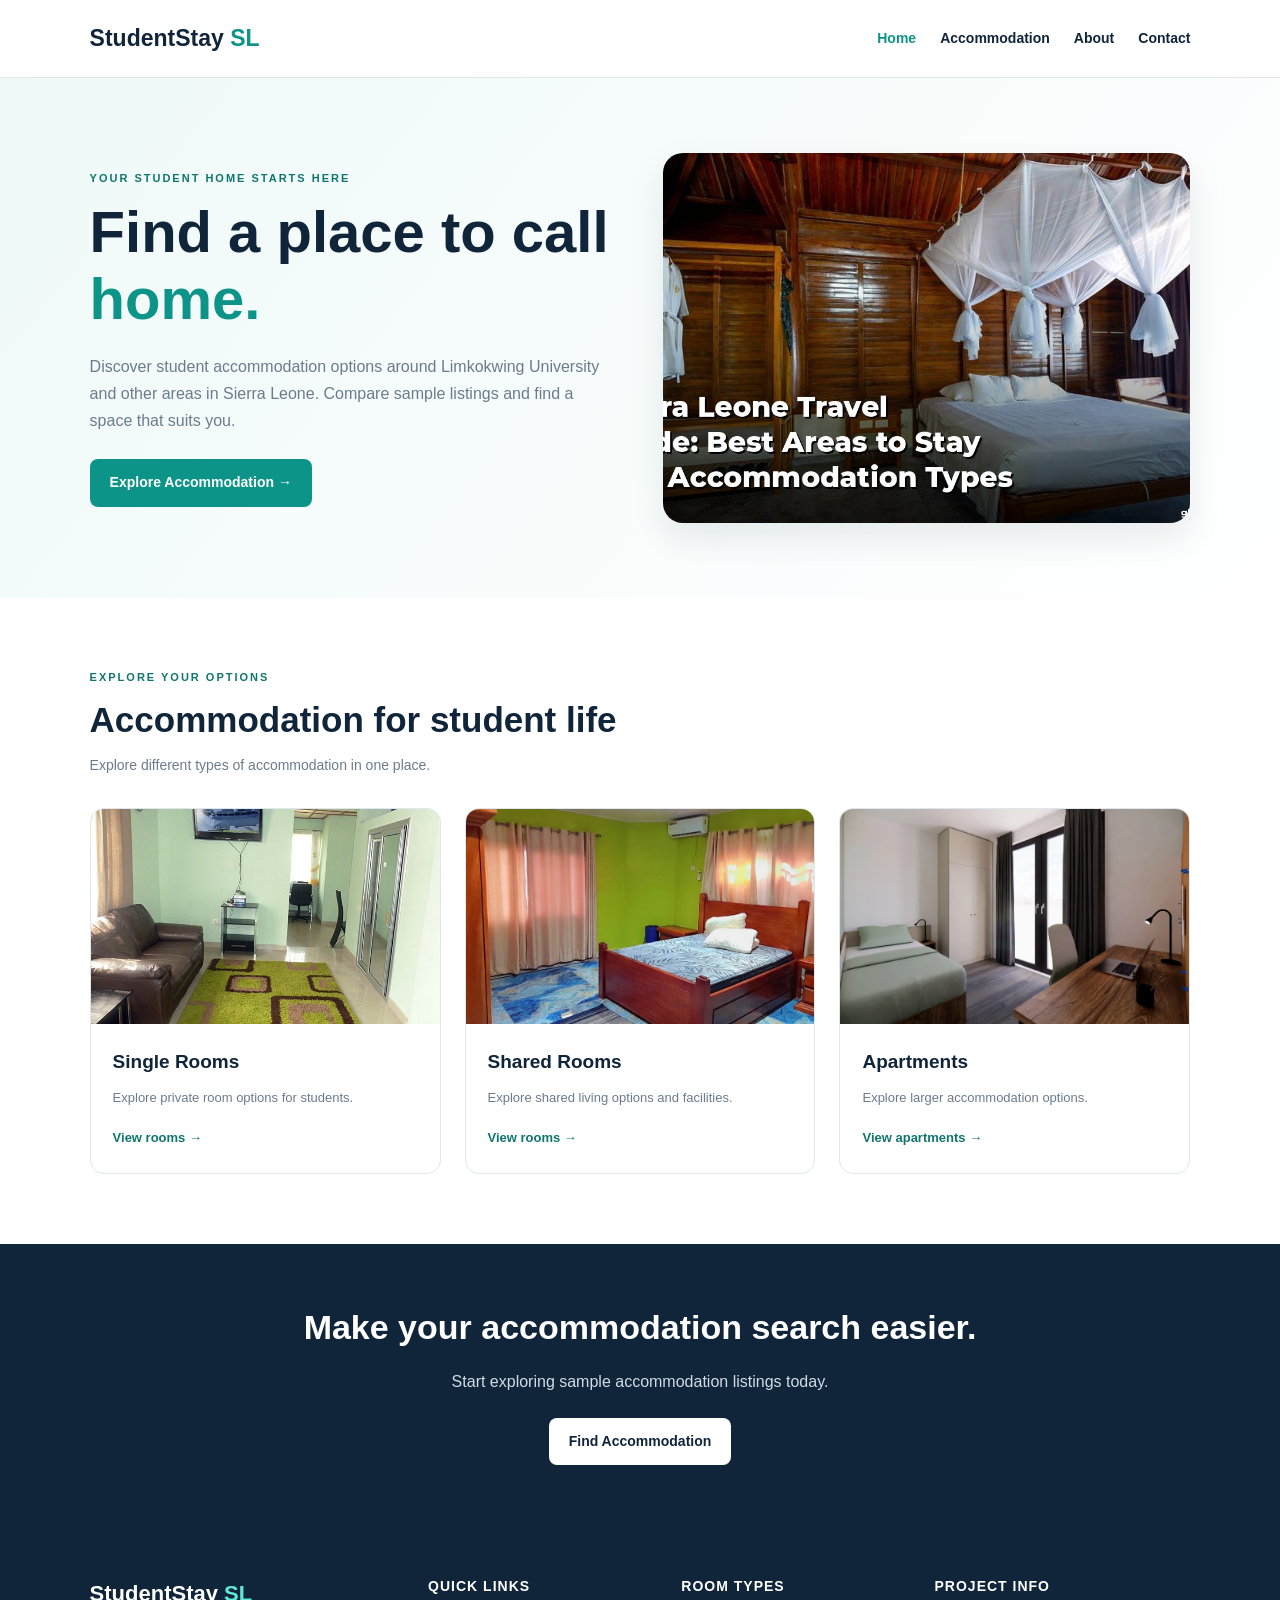
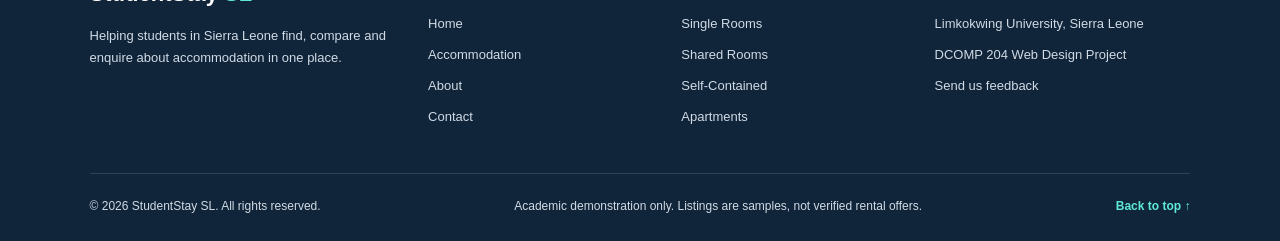
<file: index.html>
<!DOCTYPE html>
<html lang="en">
<head>
    <meta charset="UTF-8">
    <meta name="viewport" content="width=device-width, initial-scale=1.0">
    <meta name="description" content="Find student accommodation in Sierra Leone with StudentStay SL.">
    <title>Home | StudentStay SL</title>
    <link rel="stylesheet" href="style.css">
</head>
<body id="top">

<header class="navbar">
    <a class="logo" href="index.html">StudentStay <span>SL</span></a>

    <nav>
        <a class="active" href="index.html">Home</a>
        <a href="accommodation.html">Accommodation</a>
        <a href="about.html">About</a>
        <a href="contact.html">Contact</a>
    </nav>
</header>

<main>
    <section class="hero">
        <div class="hero-text">
            <p class="eyebrow">YOUR STUDENT HOME STARTS HERE</p>
            <h1>Find a place to call <span>home.</span></h1>
            <p>
                Discover student accommodation options around
                Limkokwing University and other areas in Sierra Leone.
                Compare sample listings and find a space that suits you.
            </p>
            <a class="button" href="accommodation.html">
                Explore Accommodation →
            </a>
        </div>

        <div class="hero-photo">
            <img src="./images/stay-and-accommodation-types.jpg"
     alt="Modern student bedroom">
        </div>
    </section>

    <section class="section">
        <div class="section-heading">
            <p class="eyebrow">EXPLORE YOUR OPTIONS</p>
            <h2>Accommodation for student life</h2>
            <p>Explore different types of accommodation in one place.</p>
        </div>

        <div class="cards">
            <article class="card">
                <img src="./images/png.jpg"
                     alt="Single student bedroom">
                <div class="card-body">
                    <h3>Single Rooms</h3>
                    <p>Explore private room options for students.</p>
                    <a class="text-link" href="accommodation.html">
                        View rooms →
                    </a>
                </div>
            </article>

            <article class="card">
                <img src="./images/7fdcc51d-d5bd-4f58-a862-7283afd0342f.jpg"
                     alt="Shared student accommodation">
                <div class="card-body">
                    <h3>Shared Rooms</h3>
                    <p>Explore shared living options and facilities.</p>
                    <a class="text-link" href="accommodation.html">
                        View rooms →
                    </a>
                </div>
            </article>

            <article class="card">
                <img src="./images/67f52e0be95a1-Room 1 (1).jpg"
                     alt="Modern apartment interior">
                <div class="card-body">
                    <h3>Apartments</h3>
                    <p>Explore larger accommodation options.</p>
                    <a class="text-link" href="accommodation.html">
                        View apartments →
                    </a>
                </div>
            </article>
        </div>
    </section>

    <section class="cta">
        <h2>Make your accommodation search easier.</h2>
        <p>Start exploring sample accommodation listings today.</p>
        <a class="button button-light" href="accommodation.html">
            Find Accommodation
        </a>
    </section>
</main>

<footer class="footer">
    <div class="footer-grid">
        <div class="footer-brand">
            <a class="footer-logo" href="index.html">StudentStay <span>SL</span></a>
            <p>Helping students in Sierra Leone find, compare and enquire about accommodation in one place.</p>
        </div>

        <div>
            <h3>Quick Links</h3>
            <ul>
                <li><a href="index.html">Home</a></li>
                <li><a href="accommodation.html">Accommodation</a></li>
                <li><a href="about.html">About</a></li>
                <li><a href="contact.html">Contact</a></li>
            </ul>
        </div>

        <div>
            <h3>Room Types</h3>
            <ul>
                <li><a href="accommodation.html">Single Rooms</a></li>
                <li><a href="accommodation.html">Shared Rooms</a></li>
                <li><a href="accommodation.html">Self-Contained</a></li>
                <li><a href="accommodation.html">Apartments</a></li>
            </ul>
        </div>

        <div>
            <h3>Project Info</h3>
            <ul>
                <li>Limkokwing University, Sierra Leone</li>
                <li>DCOMP 204 Web Design Project</li>
                <li><a href="contact.html">Send us feedback</a></li>
            </ul>
        </div>
    </div>

    <div class="footer-bottom">
        <p>&copy; 2026 StudentStay SL. All rights reserved.</p>
        <p>Academic demonstration only. Listings are samples, not verified rental offers.</p>
        <a class="back-to-top" href="#top">Back to top &uarr;</a>
    </div>
</footer>

</body>
</html>
</file>
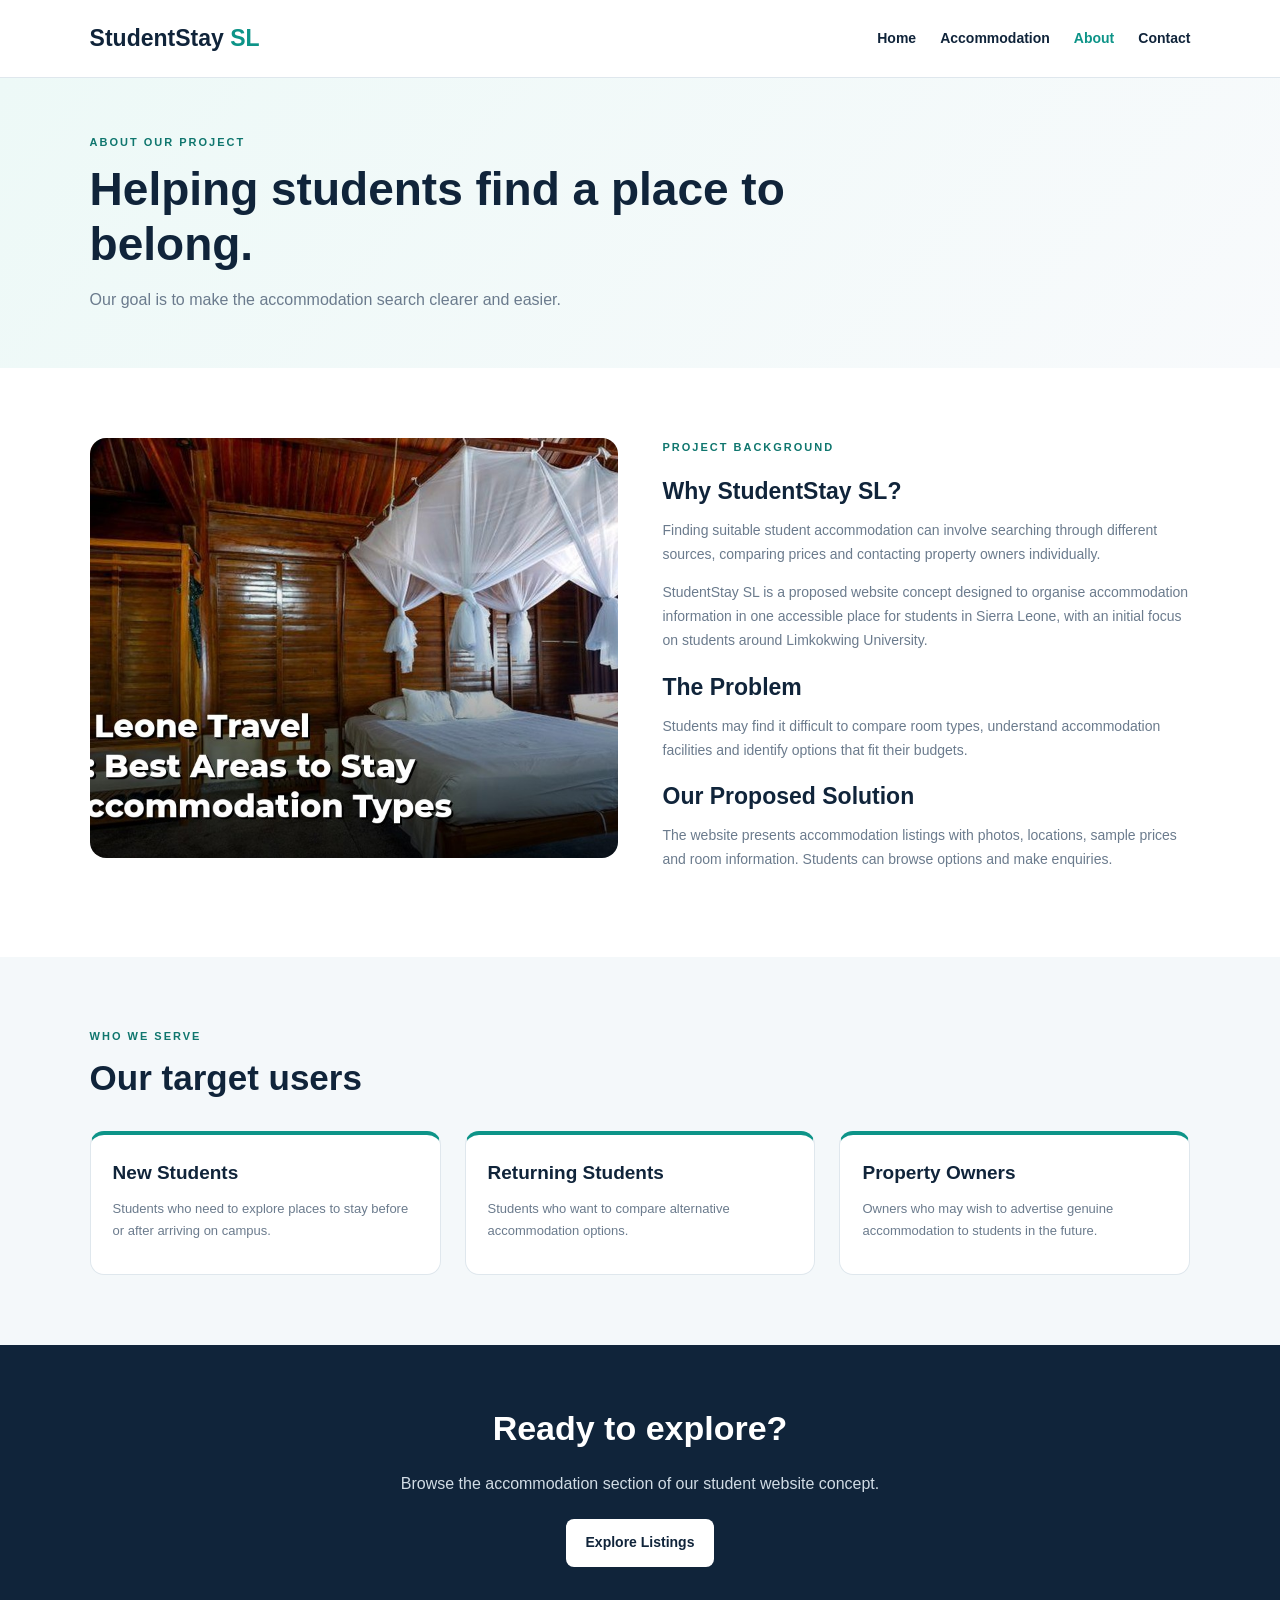
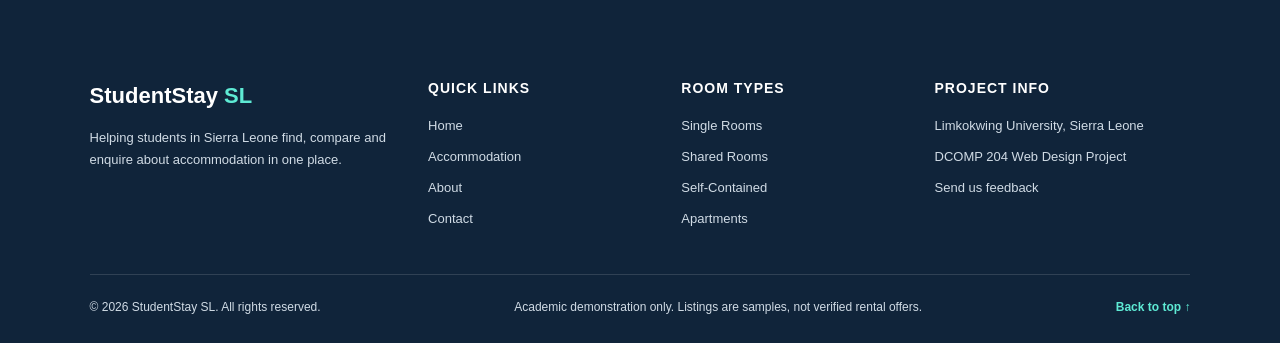
<file: about.html>
<!DOCTYPE html>
<html lang="en">
<head>
    <meta charset="UTF-8">
    <meta name="viewport" content="width=device-width, initial-scale=1.0">
    <title>About Us | StudentStay SL</title>
    <link rel="stylesheet" href="style.css">
</head>
<body id="top">

<header class="navbar">
    <a class="logo" href="index.html">StudentStay <span>SL</span></a>
    <nav>
        <a href="index.html">Home</a>
        <a href="accommodation.html">Accommodation</a>
        <a class="active" href="about.html">About</a>
        <a href="contact.html">Contact</a>
    </nav>
</header>

<main>
    <section class="page-banner">
        <p class="eyebrow">ABOUT OUR PROJECT</p>
        <h1>Helping students find a place to belong.</h1>
        <p>Our goal is to make the accommodation search clearer and easier.</p>
    </section>

    <section class="about-layout section">
        <div>
            <img class="about-photo" src="./images/stay-and-accommodation-types.jpg"
                 alt="Students studying together">
        </div>

        <div>
            <p class="eyebrow">PROJECT BACKGROUND</p>
            <h2>Why StudentStay SL?</h2>
            <p>
                Finding suitable student accommodation can involve
                searching through different sources, comparing prices
                and contacting property owners individually.
            </p>
            <p>
                StudentStay SL is a proposed website concept designed
                to organise accommodation information in one accessible
                place for students in Sierra Leone, with an initial focus
                on students around Limkokwing University.
            </p>

            <h2>The Problem</h2>
            <p>
                Students may find it difficult to compare room types,
                understand accommodation facilities and identify
                options that fit their budgets.
            </p>

            <h2>Our Proposed Solution</h2>
            <p>
                The website presents accommodation listings with photos,
                locations, sample prices and room information. Students
                can browse options and make enquiries.
            </p>
        </div>
    </section>

    <section class="section soft-background">
        <div class="section-heading">
            <p class="eyebrow">WHO WE SERVE</p>
            <h2>Our target users</h2>
        </div>

        <div class="cards">
            <article class="card simple-card">
                <div class="card-body">
                    <h3>New Students</h3>
                    <p>Students who need to explore places to stay before or after arriving on campus.</p>
                </div>
            </article>

            <article class="card simple-card">
                <div class="card-body">
                    <h3>Returning Students</h3>
                    <p>Students who want to compare alternative accommodation options.</p>
                </div>
            </article>

            <article class="card simple-card">
                <div class="card-body">
                    <h3>Property Owners</h3>
                    <p>Owners who may wish to advertise genuine accommodation to students in the future.</p>
                </div>
            </article>
        </div>
    </section>

    <section class="cta">
        <h2>Ready to explore?</h2>
        <p>Browse the accommodation section of our student website concept.</p>
        <a class="button button-light" href="accommodation.html">
            Explore Listings
        </a>
    </section>
</main>

<footer class="footer">
    <div class="footer-grid">
        <div class="footer-brand">
            <a class="footer-logo" href="index.html">StudentStay <span>SL</span></a>
            <p>Helping students in Sierra Leone find, compare and enquire about accommodation in one place.</p>
        </div>

        <div>
            <h3>Quick Links</h3>
            <ul>
                <li><a href="index.html">Home</a></li>
                <li><a href="accommodation.html">Accommodation</a></li>
                <li><a href="about.html">About</a></li>
                <li><a href="contact.html">Contact</a></li>
            </ul>
        </div>

        <div>
            <h3>Room Types</h3>
            <ul>
                <li><a href="accommodation.html">Single Rooms</a></li>
                <li><a href="accommodation.html">Shared Rooms</a></li>
                <li><a href="accommodation.html">Self-Contained</a></li>
                <li><a href="accommodation.html">Apartments</a></li>
            </ul>
        </div>

        <div>
            <h3>Project Info</h3>
            <ul>
                <li>Limkokwing University, Sierra Leone</li>
                <li>DCOMP 204 Web Design Project</li>
                <li><a href="contact.html">Send us feedback</a></li>
            </ul>
        </div>
    </div>

    <div class="footer-bottom">
        <p>&copy; 2026 StudentStay SL. All rights reserved.</p>
        <p>Academic demonstration only. Listings are samples, not verified rental offers.</p>
        <a class="back-to-top" href="#top">Back to top &uarr;</a>
    </div>
</footer>

</body>
</html>
</file>
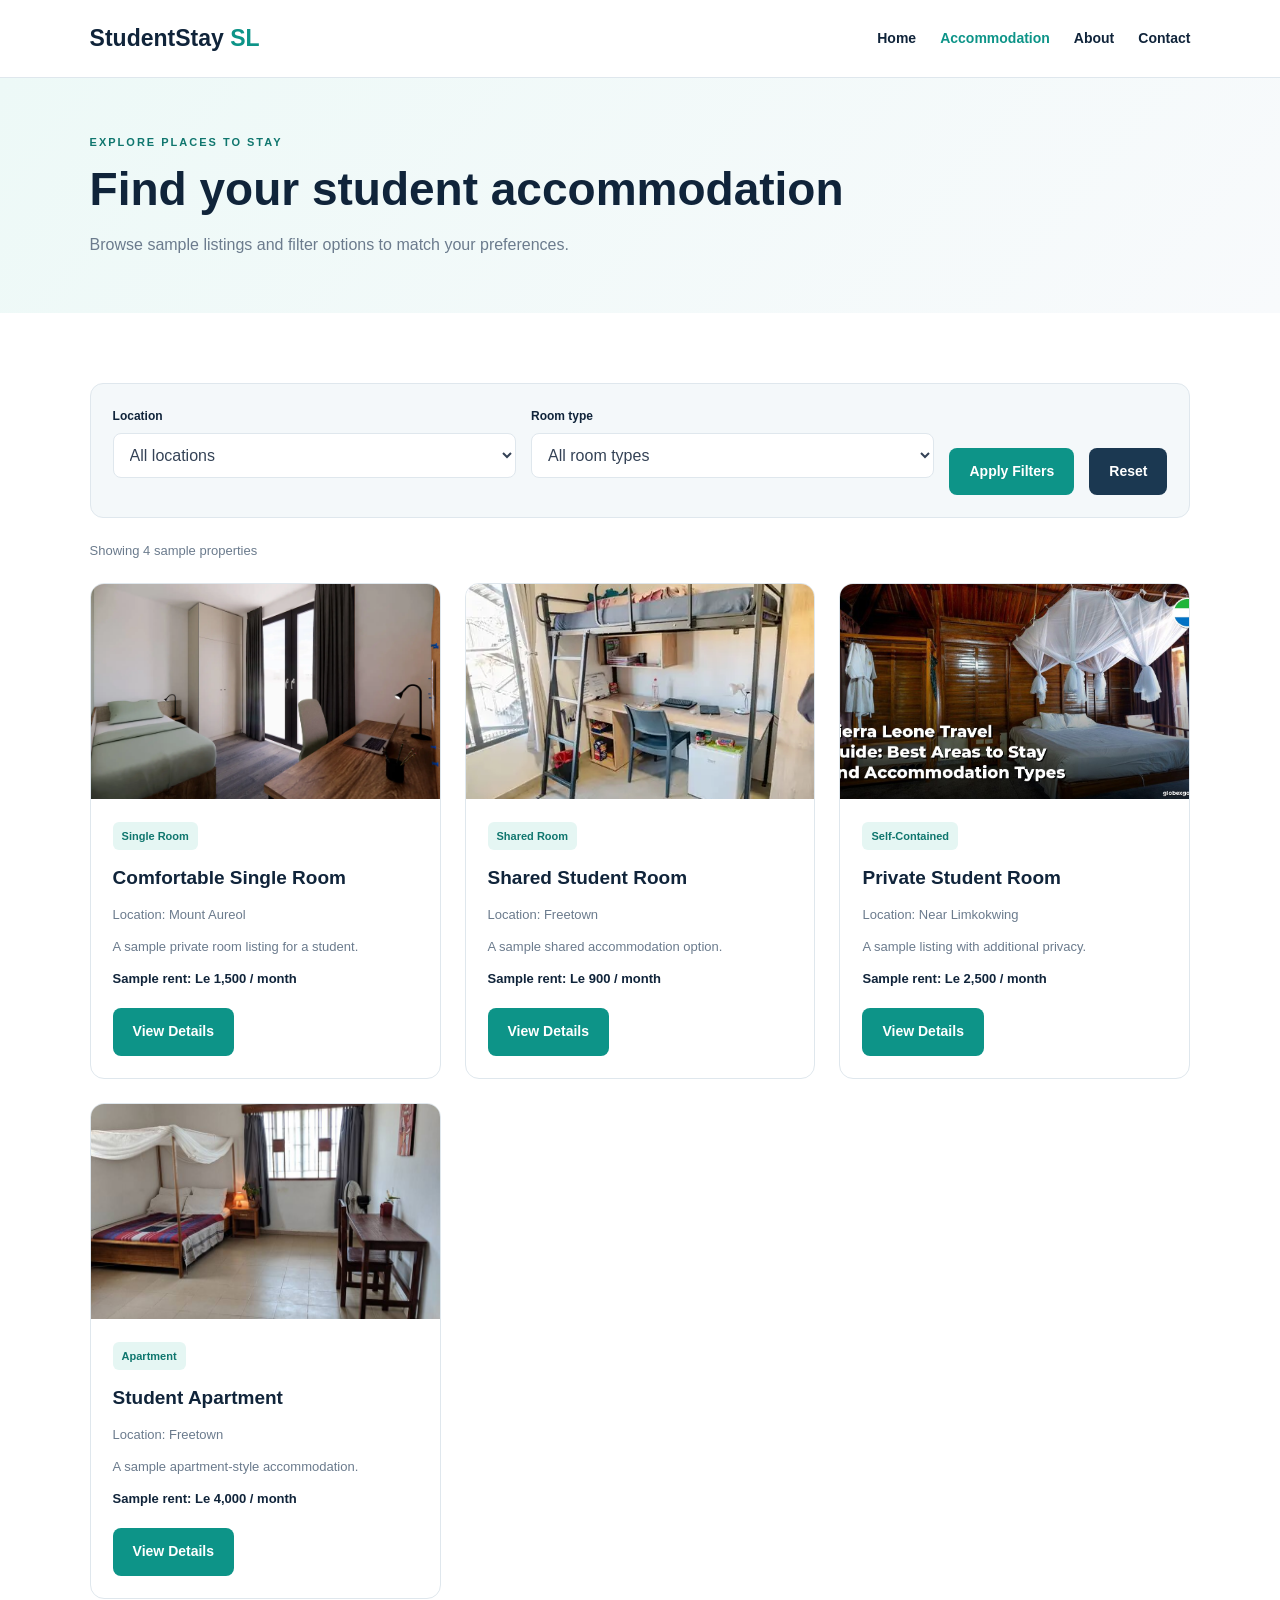
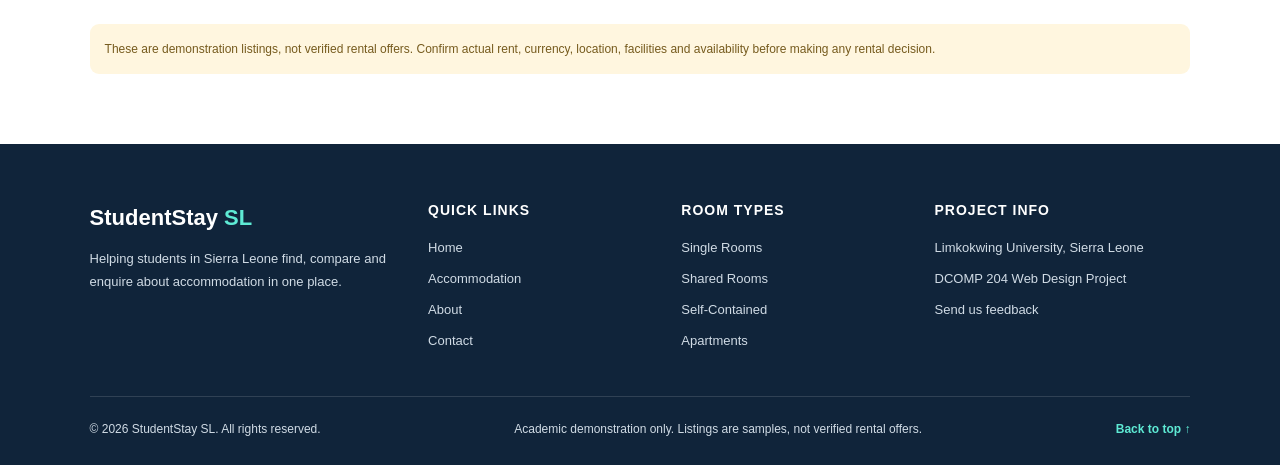
<file: accommodation.html>
<!DOCTYPE html>
<html lang="en">
<head>
    <meta charset="UTF-8">
    <meta name="viewport" content="width=device-width, initial-scale=1.0">
    <title>Accommodation | StudentStay SL</title>
    <link rel="stylesheet" href="style.css">
</head>
<body id="top">

<header class="navbar">
    <a class="logo" href="index.html">StudentStay <span>SL</span></a>
    <nav>
        <a href="index.html">Home</a>
        <a class="active" href="accommodation.html">Accommodation</a>
        <a href="about.html">About</a>
        <a href="contact.html">Contact</a>
    </nav>
</header>

<main>
    <section class="page-banner">
        <p class="eyebrow">EXPLORE PLACES TO STAY</p>
        <h1>Find your student accommodation</h1>
        <p>Browse sample listings and filter options to match your preferences.</p>
    </section>

    <section class="section">
        <form class="filter-bar" id="filterForm">
            <div class="field">
                <label for="locationFilter">Location</label>
                <select id="locationFilter">
                    <option value="">All locations</option>
                    <option value="limkokwing">Near Limkokwing</option>
                    <option value="mount aureol">Mount Aureol</option>
                    <option value="freetown">Freetown</option>
                </select>
            </div>

            <div class="field">
                <label for="typeFilter">Room type</label>
                <select id="typeFilter">
                    <option value="">All room types</option>
                    <option value="single">Single room</option>
                    <option value="shared">Shared room</option>
                    <option value="self-contained">Self-contained</option>
                    <option value="apartment">Apartment</option>
                </select>
            </div>

            <button class="button" type="submit">Apply Filters</button>
            <button class="button button-secondary" id="resetFilters"
                    type="button">Reset</button>
        </form>

        <p id="resultsCount" class="results-count" aria-live="polite">
            Showing 4 sample properties
        </p>

        <div class="cards" id="accommodationList">

            <article class="card property"
                     data-location="mount aureol"
                     data-type="single">
                <img src="./images/67f52e0be95a1-Room 1 (1).jpg" alt="Single room">
                <div class="card-body">
                    <span class="property-label">Single Room</span>
                    <h3>Comfortable Single Room</h3>
                    <p>Location: Mount Aureol</p>
                    <p>A sample private room listing for a student.</p>
                    <p class="price">Sample rent: Le 1,500 / month</p>
                    <a class="button" href="details.html?id=single">
                        View Details
                    </a>
                </div>
            </article>

            <article class="card property"
                     data-location="freetown"
                     data-type="shared">
                <img src="./images/OIP.webp" alt="Shared room">
                <div class="card-body">
                    <span class="property-label">Shared Room</span>
                    <h3>Shared Student Room</h3>
                    <p>Location: Freetown</p>
                    <p>A sample shared accommodation option.</p>
                    <p class="price">Sample rent: Le 900 / month</p>
                    <a class="button" href="details.html?id=shared">
                        View Details
                    </a>
                </div>
            </article>

            <article class="card property"
                     data-location="limkokwing"
                     data-type="self-contained">
                <img src="./images/stay-and-accommodation-types.jpg" alt="Self-contained room">
                <div class="card-body">
                    <span class="property-label">Self-Contained</span>
                    <h3>Private Student Room</h3>
                    <p>Location: Near Limkokwing</p>
                    <p>A sample listing with additional privacy.</p>
                    <p class="price">Sample rent: Le 2,500 / month</p>
                    <a class="button" href="details.html?id=private">
                        View Details
                    </a>
                </div>
            </article>

            <article class="card property"
                     data-location="freetown"
                     data-type="apartment">
                <img src="./images/77fb24ec-2195-4ec1-9195-a0914424a252.jpg" alt="Student apartment">
                <div class="card-body">
                    <span class="property-label">Apartment</span>
                    <h3>Student Apartment</h3>
                    <p>Location: Freetown</p>
                    <p>A sample apartment-style accommodation.</p>
                    <p class="price">Sample rent: Le 4,000 / month</p>
                    <a class="button" href="details.html?id=apartment">
                        View Details
                    </a>
                </div>
            </article>

        </div>

        <p id="noResults" class="notice" hidden>
            No listings match your filters. Try another location or room type.
        </p>

        <p class="notice">
            These are demonstration listings, not verified rental offers.
            Confirm actual rent, currency, location, facilities and availability
            before making any rental decision.
        </p>
    </section>
</main>

<footer class="footer">
    <div class="footer-grid">
        <div class="footer-brand">
            <a class="footer-logo" href="index.html">StudentStay <span>SL</span></a>
            <p>Helping students in Sierra Leone find, compare and enquire about accommodation in one place.</p>
        </div>

        <div>
            <h3>Quick Links</h3>
            <ul>
                <li><a href="index.html">Home</a></li>
                <li><a href="accommodation.html">Accommodation</a></li>
                <li><a href="about.html">About</a></li>
                <li><a href="contact.html">Contact</a></li>
            </ul>
        </div>

        <div>
            <h3>Room Types</h3>
            <ul>
                <li><a href="accommodation.html">Single Rooms</a></li>
                <li><a href="accommodation.html">Shared Rooms</a></li>
                <li><a href="accommodation.html">Self-Contained</a></li>
                <li><a href="accommodation.html">Apartments</a></li>
            </ul>
        </div>

        <div>
            <h3>Project Info</h3>
            <ul>
                <li>Limkokwing University, Sierra Leone</li>
                <li>DCOMP 204 Web Design Project</li>
                <li><a href="contact.html">Send us feedback</a></li>
            </ul>
        </div>
    </div>

    <div class="footer-bottom">
        <p>&copy; 2026 StudentStay SL. All rights reserved.</p>
        <p>Academic demonstration only. Listings are samples, not verified rental offers.</p>
        <a class="back-to-top" href="#top">Back to top &uarr;</a>
    </div>
</footer>

</body>
</html>
</file>
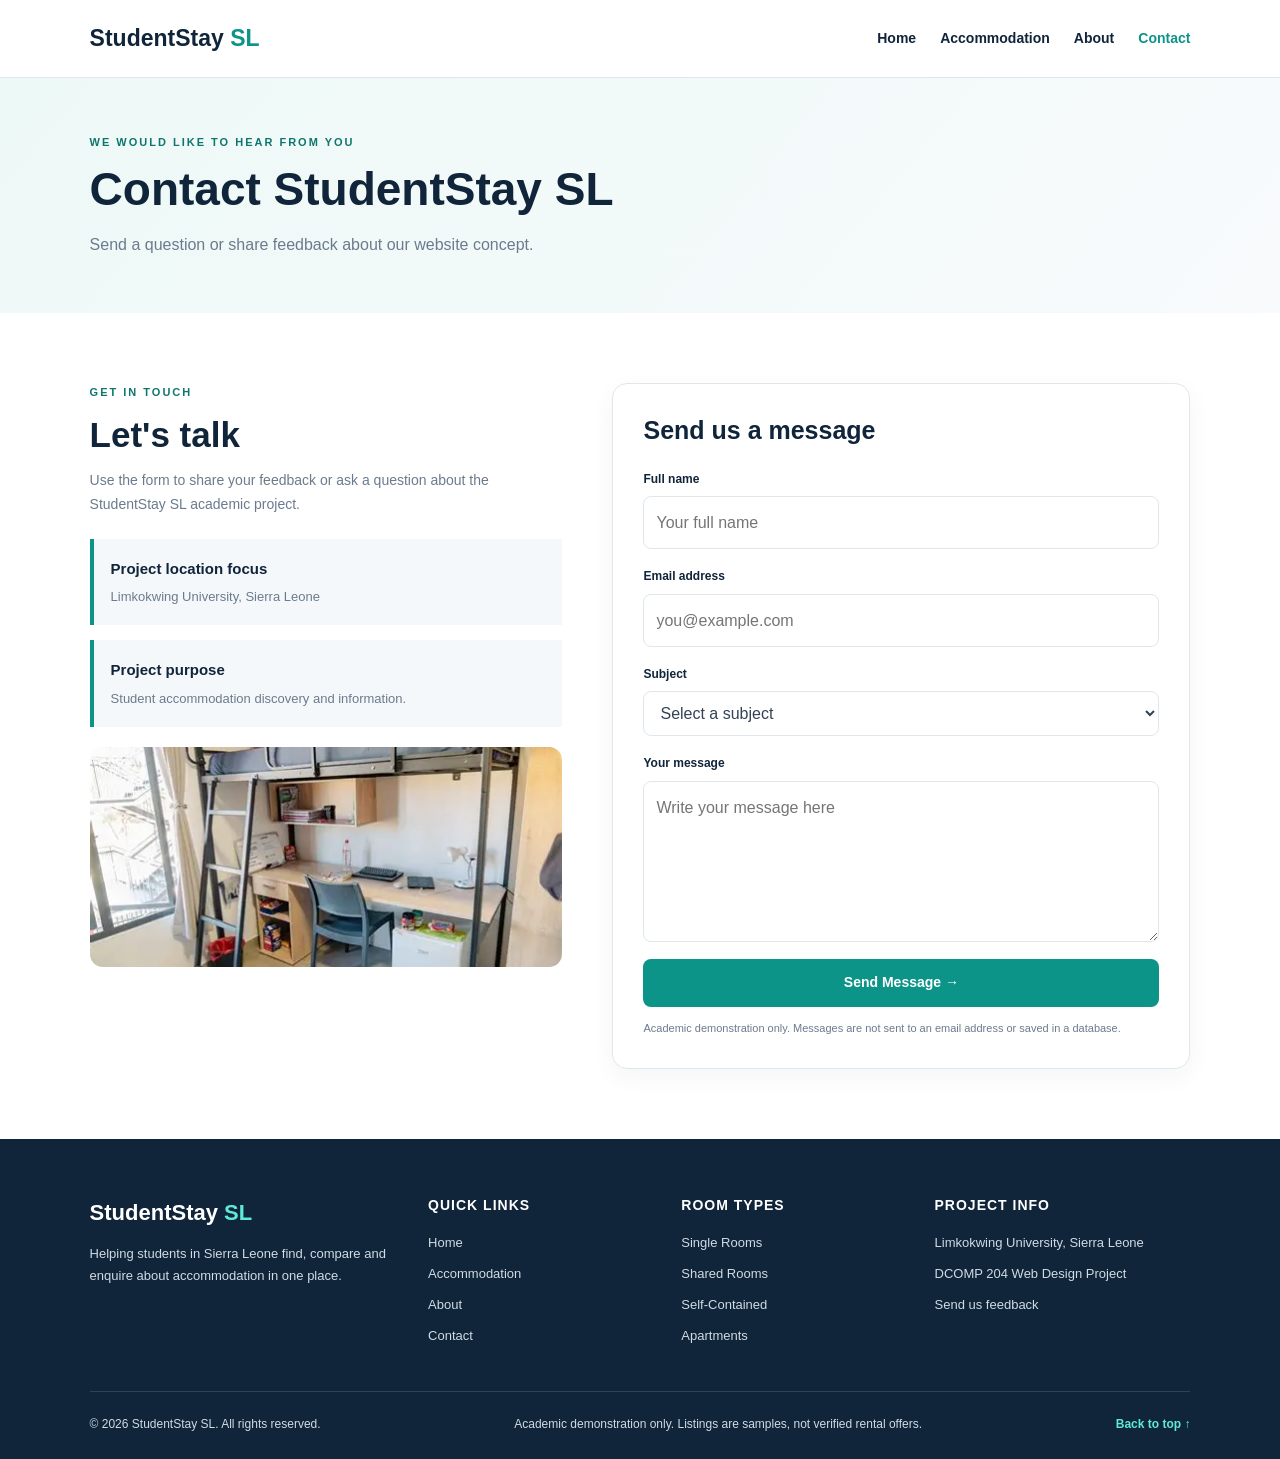
<file: contact.html>
<!DOCTYPE html>
<html lang="en">
<head>
    <meta charset="UTF-8">
    <meta name="viewport" content="width=device-width, initial-scale=1.0">
    <title>Contact | StudentStay SL</title>
    <link rel="stylesheet" href="style.css">
</head>
<body id="top">

<header class="navbar">
    <a class="logo" href="index.html">StudentStay <span>SL</span></a>
    <nav>
        <a href="index.html">Home</a>
        <a href="accommodation.html">Accommodation</a>
        <a href="about.html">About</a>
        <a class="active" href="contact.html">Contact</a>
    </nav>
</header>

<main>
    <section class="page-banner">
        <p class="eyebrow">WE WOULD LIKE TO HEAR FROM YOU</p>
        <h1>Contact StudentStay SL</h1>
        <p>Send a question or share feedback about our website concept.</p>
    </section>

    <section class="section contact-layout">
        <div class="contact-info">
            <p class="eyebrow">GET IN TOUCH</p>
            <h2>Let's talk</h2>
            <p>
                Use the form to share your feedback or ask a question
                about the StudentStay SL academic project.
            </p>

            <div class="info-box">
                <h3>Project location focus</h3>
                <p>Limkokwing University, Sierra Leone</p>
            </div>

            <div class="info-box">
                <h3>Project purpose</h3>
                <p>Student accommodation discovery and information.</p>
            </div>

            <img class="contact-photo" src="./images/OIP.webp"
                 alt="Students working together">
        </div>

        <div class="form-panel">
            <h2>Send us a message</h2>

            <form id="contactForm">
                <div class="field">
                    <label for="name">Full name</label>
                    <input type="text" id="name" required
                           placeholder="Your full name">
                </div>

                <div class="field">
                    <label for="email">Email address</label>
                    <input type="email" id="email" required
                           placeholder="you@example.com">
                </div>

                <div class="field">
                    <label for="topic">Subject</label>
                    <select id="topic" required>
                        <option value="">Select a subject</option>
                        <option value="Accommodation">Accommodation</option>
                        <option value="Website feedback">Website feedback</option>
                        <option value="General enquiry">General enquiry</option>
                    </select>
                </div>

                <div class="field">
                    <label for="message">Your message</label>
                    <textarea id="message" rows="5" required
                              placeholder="Write your message here"></textarea>
                </div>

                <button type="submit" class="button full-width">
                    Send Message →
                </button>

                <p id="contactFeedback" role="status"></p>
                <small>
                    Academic demonstration only. Messages are not sent
                    to an email address or saved in a database.
                </small>
            </form>
        </div>
    </section>
</main>

<footer class="footer">
    <div class="footer-grid">
        <div class="footer-brand">
            <a class="footer-logo" href="index.html">StudentStay <span>SL</span></a>
            <p>Helping students in Sierra Leone find, compare and enquire about accommodation in one place.</p>
        </div>

        <div>
            <h3>Quick Links</h3>
            <ul>
                <li><a href="index.html">Home</a></li>
                <li><a href="accommodation.html">Accommodation</a></li>
                <li><a href="about.html">About</a></li>
                <li><a href="contact.html">Contact</a></li>
            </ul>
        </div>

        <div>
            <h3>Room Types</h3>
            <ul>
                <li><a href="accommodation.html">Single Rooms</a></li>
                <li><a href="accommodation.html">Shared Rooms</a></li>
                <li><a href="accommodation.html">Self-Contained</a></li>
                <li><a href="accommodation.html">Apartments</a></li>
            </ul>
        </div>

        <div>
            <h3>Project Info</h3>
            <ul>
                <li>Limkokwing University, Sierra Leone</li>
                <li>DCOMP 204 Web Design Project</li>
                <li><a href="contact.html">Send us feedback</a></li>
            </ul>
        </div>
    </div>

    <div class="footer-bottom">
        <p>&copy; 2026 StudentStay SL. All rights reserved.</p>
        <p>Academic demonstration only. Listings are samples, not verified rental offers.</p>
        <a class="back-to-top" href="#top">Back to top &uarr;</a>
    </div>
</footer>

</body>
</html>
</file>
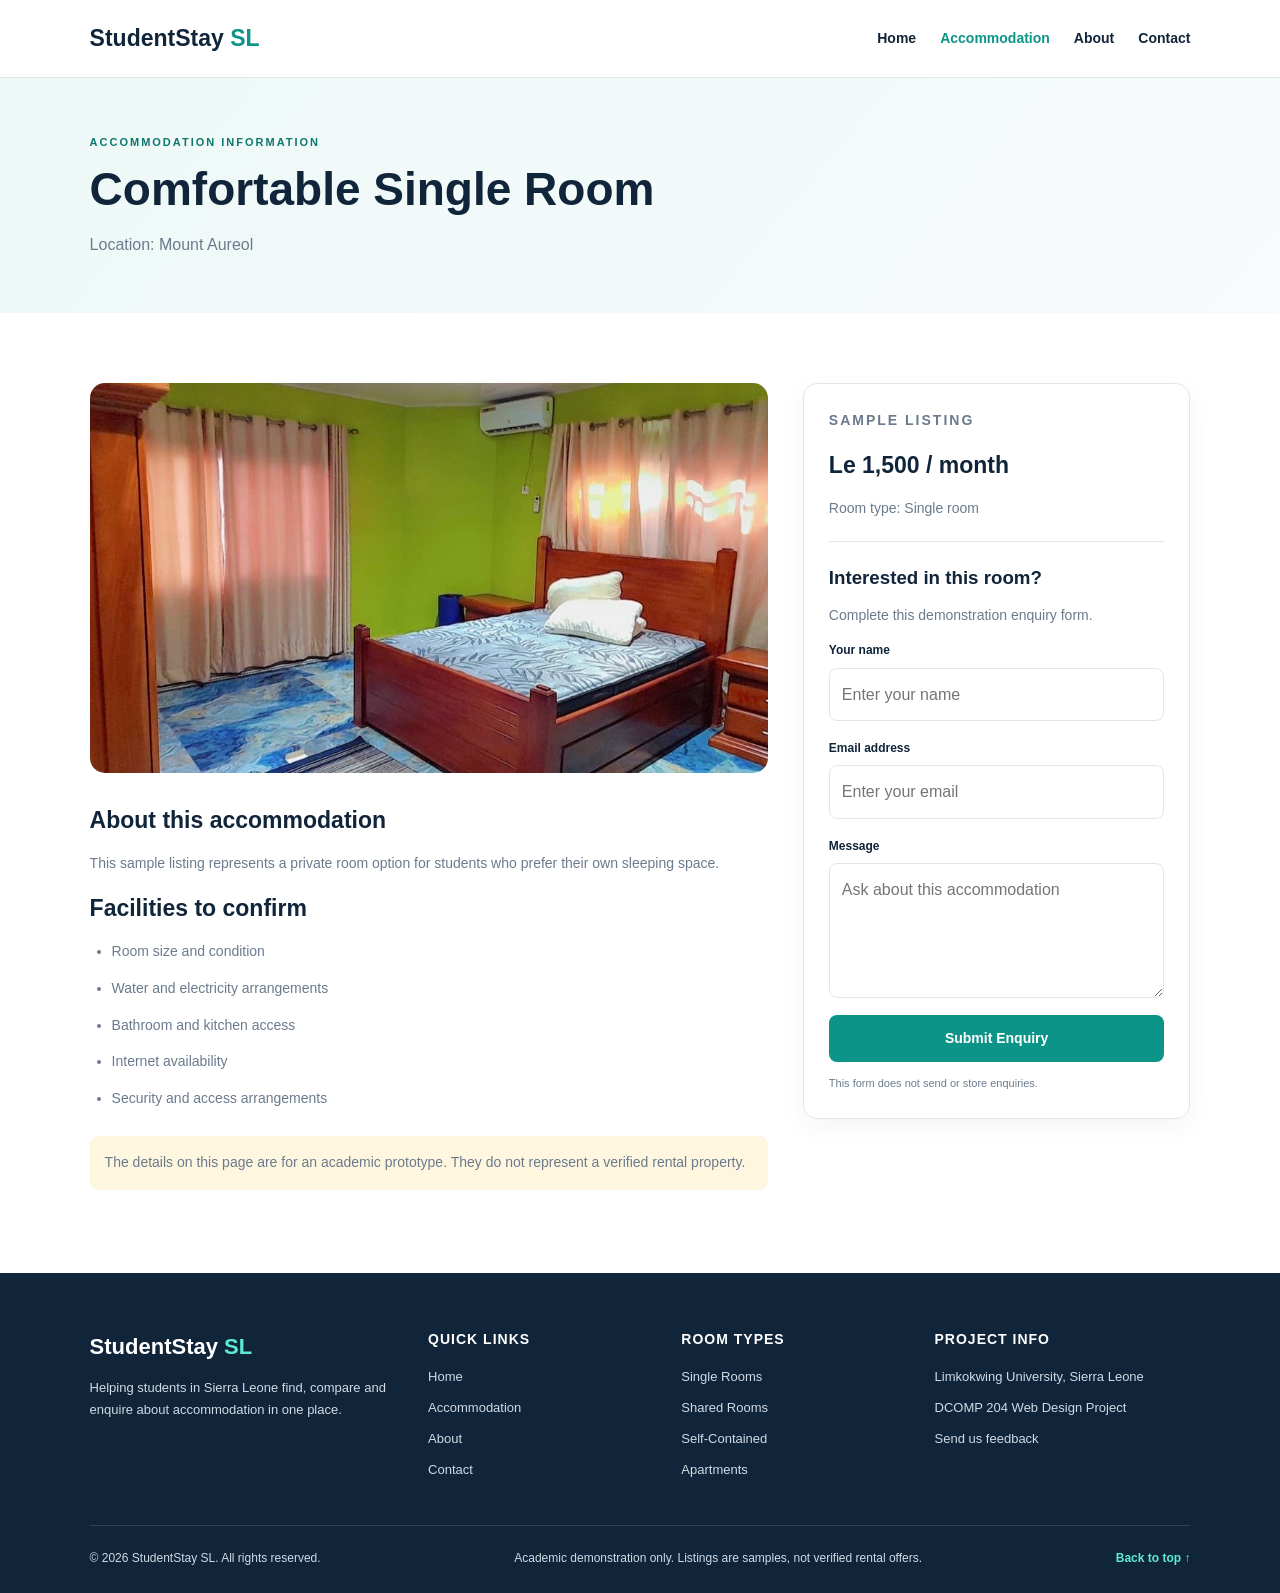
<file: details.html>
<!DOCTYPE html>
<html lang="en">
<head>
    <meta charset="UTF-8">
    <meta name="viewport" content="width=device-width, initial-scale=1.0">
    <title>Accommodation Details | StudentStay SL</title>
    <link rel="stylesheet" href="style.css">
</head>
<body id="top">

<header class="navbar">
    <a class="logo" href="index.html">StudentStay <span>SL</span></a>
    <nav>
        <a href="index.html">Home</a>
        <a class="active" href="accommodation.html">Accommodation</a>
        <a href="about.html">About</a>
        <a href="contact.html">Contact</a>
    </nav>
</header>

<main>
    <section class="page-banner">
        <p class="eyebrow">ACCOMMODATION INFORMATION</p>
        <h1 id="roomTitle">Comfortable Single Room</h1>
        <p id="roomLocation">Location: Mount Aureol</p>
    </section>

    <section class="section detail-layout">
        <div>
            <img id="roomImage" class="detail-image"
                 src="./images/7fdcc51d-d5bd-4f58-a862-7283afd0342f.jpg"
                 alt="Selected student accommodation">

            <div class="detail-description">
                <h2>About this accommodation</h2>
                <p id="roomDescription">
                    This sample listing represents a private room option
                    for students who prefer their own sleeping space.
                </p>

                <h2>Facilities to confirm</h2>
                <ul>
                    <li>Room size and condition</li>
                    <li>Water and electricity arrangements</li>
                    <li>Bathroom and kitchen access</li>
                    <li>Internet availability</li>
                    <li>Security and access arrangements</li>
                </ul>

                <p class="notice">
                    The details on this page are for an academic prototype.
                    They do not represent a verified rental property.
                </p>
            </div>
        </div>

        <aside class="enquiry-card">
            <p class="eyebrow">SAMPLE LISTING</p>
            <h2 id="roomPrice">Le 1,500 / month</h2>
            <p id="roomType">Room type: Single room</p>
            <hr>
            <h3>Interested in this room?</h3>
            <p>Complete this demonstration enquiry form.</p>

            <form id="enquiryForm">
                <div class="field">
                    <label for="enquiryName">Your name</label>
                    <input type="text" id="enquiryName" required
                           placeholder="Enter your name">
                </div>

                <div class="field">
                    <label for="enquiryEmail">Email address</label>
                    <input type="email" id="enquiryEmail" required
                           placeholder="Enter your email">
                </div>

                <div class="field">
                    <label for="enquiryMessage">Message</label>
                    <textarea id="enquiryMessage" rows="4" required
                              placeholder="Ask about this accommodation"></textarea>
                </div>

                <button class="button full-width" type="submit">
                    Submit Enquiry
                </button>

                <p id="enquiryFeedback" role="status"></p>
                <small>This form does not send or store enquiries.</small>
            </form>
        </aside>
    </section>
</main>

<footer class="footer">
    <div class="footer-grid">
        <div class="footer-brand">
            <a class="footer-logo" href="index.html">StudentStay <span>SL</span></a>
            <p>Helping students in Sierra Leone find, compare and enquire about accommodation in one place.</p>
        </div>

        <div>
            <h3>Quick Links</h3>
            <ul>
                <li><a href="index.html">Home</a></li>
                <li><a href="accommodation.html">Accommodation</a></li>
                <li><a href="about.html">About</a></li>
                <li><a href="contact.html">Contact</a></li>
            </ul>
        </div>

        <div>
            <h3>Room Types</h3>
            <ul>
                <li><a href="accommodation.html">Single Rooms</a></li>
                <li><a href="accommodation.html">Shared Rooms</a></li>
                <li><a href="accommodation.html">Self-Contained</a></li>
                <li><a href="accommodation.html">Apartments</a></li>
            </ul>
        </div>

        <div>
            <h3>Project Info</h3>
            <ul>
                <li>Limkokwing University, Sierra Leone</li>
                <li>DCOMP 204 Web Design Project</li>
                <li><a href="contact.html">Send us feedback</a></li>
            </ul>
        </div>
    </div>

    <div class="footer-bottom">
        <p>&copy; 2026 StudentStay SL. All rights reserved.</p>
        <p>Academic demonstration only. Listings are samples, not verified rental offers.</p>
        <a class="back-to-top" href="#top">Back to top &uarr;</a>
    </div>
</footer>

</body>
</html>
</file>
<file: style.css>
/* STUDENTSTAY SL - SHARED WEBSITE STYLES */

:root {
    --navy: #10243a;
    --navy-light: #1b3851;
    --teal: #0d9488;
    --teal-dark: #0f766e;
    --light: #f4f8fa;
    --white: #ffffff;
    --text: #344256;
    --muted: #6b7b8d;
    --border: #dfe7ed;
}

* {
    box-sizing: border-box;
    margin: 0;
    padding: 0;
}

html {
    scroll-behavior: smooth;
}

body {
    font-family: Arial, Helvetica, sans-serif;
    line-height: 1.7;
    color: var(--text);
    background: var(--white);
}

img {
    display: block;
    width: 100%;
    object-fit: cover;
}

a {
    color: inherit;
    text-decoration: none;
}

button,
input,
select,
textarea {
    font: inherit;
}

button,
a,
input,
select,
textarea {
    -webkit-tap-highlight-color: transparent;
}

button:focus-visible,
a:focus-visible,
input:focus-visible,
select:focus-visible,
textarea:focus-visible {
    outline: 3px solid #5eead4;
    outline-offset: 3px;
}

[hidden] {
    display: none !important;
}

/* HEADER AND NAVIGATION */

.navbar {
    min-height: 78px;
    padding: 15px 7%;
    display: flex;
    align-items: center;
    justify-content: space-between;
    gap: 25px;
    background: white;
    border-bottom: 1px solid var(--border);
    position: sticky;
    top: 0;
    z-index: 100;
}

.logo {
    color: var(--navy);
    font-size: 23px;
    font-weight: 800;
    white-space: nowrap;
}

.logo span {
    color: var(--teal);
}

.navbar nav {
    display: flex;
    flex-wrap: wrap;
    gap: 24px;
}

.navbar nav a {
    color: var(--navy);
    font-size: 14px;
    font-weight: 700;
}

.navbar nav a:hover,
.navbar nav a.active {
    color: var(--teal);
}

/* BUTTONS */

.button {
    display: inline-block;
    border: 0;
    border-radius: 8px;
    padding: 12px 20px;
    background: var(--teal);
    color: white;
    font-size: 14px;
    font-weight: 700;
    text-align: center;
    cursor: pointer;
    transition: background 0.2s, transform 0.2s;
}

.button:hover {
    background: var(--teal-dark);
    transform: translateY(-2px);
}

.button-secondary {
    background: var(--navy-light);
}

.button-secondary:hover {
    background: var(--navy);
}

.button-light {
    background: white;
    color: var(--navy);
}

.button-light:hover {
    background: #e6f7f4;
    color: var(--navy);
}

.full-width {
    width: 100%;
}

/* HOMEPAGE HERO */

.hero {
    padding: 75px 7%;
    min-height: 510px;
    display: grid;
    grid-template-columns: 1fr 1fr;
    align-items: center;
    gap: 45px;
    background: linear-gradient(130deg, #effaf8, white);
}

.hero-text h1 {
    color: var(--navy);
    font-size: clamp(38px, 5vw, 58px);
    line-height: 1.15;
    margin: 12px 0 20px;
}

.hero-text h1 span {
    color: var(--teal);
}

.hero-text > p:not(.eyebrow) {
    color: var(--muted);
    max-width: 510px;
    margin-bottom: 25px;
}

.eyebrow {
    color: var(--teal-dark);
    font-size: 11px;
    font-weight: 800;
    letter-spacing: 2px;
    margin-bottom: 10px;
}

.hero-photo img {
    height: 370px;
    border-radius: 20px;
    box-shadow: 0 15px 35px #10243a18;
}

/* GENERAL SECTIONS */

.section {
    padding: 70px 7%;
}

.section-heading {
    margin-bottom: 30px;
}

.section-heading h2,
.about-layout h2,
.contact-info h2,
.form-panel h2 {
    color: var(--navy);
    font-size: clamp(26px, 3vw, 35px);
    line-height: 1.3;
    margin-bottom: 12px;
}

.section-heading > p:not(.eyebrow) {
    color: var(--muted);
    font-size: 14px;
}

.soft-background {
    background: var(--light);
}

/* CARDS AND LISTINGS */

.cards {
    display: grid;
    grid-template-columns: repeat(3, minmax(0, 1fr));
    gap: 24px;
}

.card {
    min-width: 0;
    overflow: hidden;
    background: white;
    border: 1px solid var(--border);
    border-radius: 14px;
    transition: transform 0.2s, box-shadow 0.2s;
}

.card:hover {
    transform: translateY(-4px);
    box-shadow: 0 12px 30px #10243a12;
}

.card > img {
    height: 215px;
}

.card-body {
    padding: 22px;
}

.card-body h3 {
    color: var(--navy);
    font-size: 19px;
    margin-bottom: 9px;
}

.card-body p {
    color: var(--muted);
    font-size: 13px;
    margin-bottom: 10px;
}

.text-link {
    display: inline-block;
    color: var(--teal-dark);
    font-size: 13px;
    font-weight: 800;
    margin-top: 8px;
}

.simple-card {
    border-top: 4px solid var(--teal);
}

.property-label {
    display: inline-block;
    padding: 5px 9px;
    background: #e5f6f3;
    color: var(--teal-dark);
    border-radius: 6px;
    font-size: 11px;
    font-weight: 800;
    margin-bottom: 12px;
}

.price {
    color: var(--navy) !important;
    font-weight: 800;
}

/* CALL TO ACTION */

.cta {
    padding: 55px 7%;
    text-align: center;
    color: white;
    background: var(--navy);
}

.cta h2 {
    font-size: clamp(25px, 3vw, 34px);
    margin-bottom: 12px;
}

.cta p {
    color: #d1dce5;
    margin-bottom: 22px;
}

/* INNER PAGE BANNER */

.page-banner {
    padding: 55px 7%;
    background: linear-gradient(130deg, #edf9f7, #f8fafc);
}

.page-banner h1 {
    max-width: 780px;
    color: var(--navy);
    font-size: clamp(32px, 4vw, 46px);
    line-height: 1.2;
    margin-bottom: 14px;
}

.page-banner > p:not(.eyebrow) {
    color: var(--muted);
    max-width: 700px;
}

/* ABOUT PAGE */

.about-layout {
    display: grid;
    grid-template-columns: 1fr 1fr;
    align-items: start;
    gap: 45px;
}

.about-photo {
    height: 420px;
    border-radius: 16px;
}

.about-layout h2 {
    font-size: 23px;
    margin-top: 20px;
}

.about-layout p:not(.eyebrow) {
    color: var(--muted);
    font-size: 14px;
    margin-bottom: 15px;
}

/* ACCOMMODATION FILTERS */

.filter-bar {
    display: grid;
    grid-template-columns: 1fr 1fr auto auto;
    align-items: end;
    gap: 15px;
    padding: 22px;
    margin-bottom: 22px;
    border: 1px solid var(--border);
    border-radius: 13px;
    background: var(--light);
}

.field {
    display: flex;
    flex-direction: column;
    gap: 7px;
    margin-bottom: 17px;
}

.field label {
    color: var(--navy);
    font-size: 12px;
    font-weight: 800;
}

.field input,
.field select,
.field textarea {
    width: 100%;
    min-width: 0;
    padding: 12px;
    border: 1px solid var(--border);
    border-radius: 8px;
    background: white;
    color: var(--text);
}

.field input:focus,
.field select:focus,
.field textarea:focus {
    outline: 2px solid #99e5dc;
    border-color: var(--teal);
}

.field textarea {
    resize: vertical;
}

.results-count {
    color: var(--muted);
    font-size: 13px;
    margin-bottom: 20px;
}

.notice {
    padding: 15px;
    margin-top: 25px;
    border-radius: 9px;
    background: #fff6df;
    color: #765b1e;
    font-size: 12px;
}

.property {
    align-self: start;
}

.property .button {
    margin-top: 8px;
}

/* DETAILS PAGE */

.detail-layout {
    display: grid;
    grid-template-columns: 1.4fr 0.8fr;
    align-items: start;
    gap: 35px;
}

.detail-image {
    height: 390px;
    border-radius: 15px;
    margin-bottom: 28px;
}

.detail-description h2,
.enquiry-card h2 {
    color: var(--navy);
    font-size: 23px;
    margin-bottom: 12px;
}

.detail-description p,
.detail-description li,
.enquiry-card > p {
    color: var(--muted);
    font-size: 14px;
    margin-bottom: 13px;
}

.detail-description ul {
    padding-left: 22px;
    margin-bottom: 20px;
}

.enquiry-card {
    padding: 25px;
    border: 1px solid var(--border);
    border-radius: 14px;
    box-shadow: 0 8px 25px #10243a0c;
}

.enquiry-card hr {
    border: 0;
    border-top: 1px solid var(--border);
    margin: 20px 0;
}

.enquiry-card h3 {
    color: var(--navy);
    margin-bottom: 10px;
}

.enquiry-card small,
.form-panel small {
    display: block;
    margin-top: 12px;
    color: var(--muted);
    font-size: 11px;
}

#enquiryFeedback,
#contactFeedback {
    color: var(--teal-dark);
    font-size: 13px;
    font-weight: 700;
    margin-top: 12px;
}

/* CONTACT PAGE */

.contact-layout {
    display: grid;
    grid-template-columns: 0.9fr 1.1fr;
    align-items: start;
    gap: 50px;
}

.contact-info > p:not(.eyebrow) {
    color: var(--muted);
    font-size: 14px;
    margin-bottom: 22px;
}

.info-box {
    padding: 17px;
    margin-bottom: 15px;
    border-left: 4px solid var(--teal);
    background: var(--light);
}

.info-box h3 {
    color: var(--navy);
    font-size: 15px;
    margin-bottom: 5px;
}

.info-box p {
    color: var(--muted);
    font-size: 13px;
}

.contact-photo {
    height: 220px;
    border-radius: 13px;
    margin-top: 20px;
}

.form-panel {
    padding: 30px;
    border: 1px solid var(--border);
    border-radius: 15px;
    box-shadow: 0 8px 25px #10243a0c;
}

.form-panel h2 {
    font-size: 25px;
    margin-bottom: 22px;
}

/* FOOTER */

.footer {
    padding: 55px 7% 25px;
    color: white;
    background: var(--navy);
}

.footer-grid {
    display: grid;
    grid-template-columns: 1.4fr 1fr 1fr 1.2fr;
    gap: 40px;
    padding-bottom: 35px;
    border-bottom: 1px solid #ffffff22;
}

.footer-logo {
    display: inline-block;
    color: white;
    font-size: 22px;
    font-weight: 800;
    margin-bottom: 12px;
}

.footer-logo span {
    color: #5eead4;
}

.footer h3 {
    color: white;
    font-size: 14px;
    letter-spacing: 1px;
    text-transform: uppercase;
    margin-bottom: 14px;
}

.footer p,
.footer li {
    font-size: 13px;
    color: #d0dbe5;
}

.footer ul {
    list-style: none;
}

.footer li {
    margin-bottom: 9px;
}

.footer a:not(.footer-logo):hover {
    color: #5eead4;
}

.footer-bottom {
    display: flex;
    flex-wrap: wrap;
    align-items: center;
    justify-content: space-between;
    gap: 10px 25px;
    padding-top: 22px;
}

.footer-bottom p {
    font-size: 12px;
}

.back-to-top {
    color: #5eead4;
    font-size: 12px;
    font-weight: 700;
}

/* TABLET */

@media (max-width: 900px) {
    .navbar {
        padding-left: 5%;
        padding-right: 5%;
    }

    .navbar nav {
        gap: 13px;
    }

    .hero,
    .section,
    .page-banner {
        padding-left: 5%;
        padding-right: 5%;
    }

    .hero {
        gap: 25px;
    }

    .cards {
        grid-template-columns: repeat(2, minmax(0, 1fr));
    }

    .filter-bar {
        grid-template-columns: 1fr 1fr;
    }

    .footer-grid {
        grid-template-columns: 1fr 1fr;
    }

    .about-layout,
    .contact-layout,
    .detail-layout {
        gap: 25px;
    }
}

/* MOBILE */

@media (max-width: 600px) {
    .navbar {
        padding: 15px 5%;
        flex-direction: column;
        align-items: flex-start;
    }

    .navbar nav {
        width: 100%;
        display: flex;
        flex-wrap: wrap;
        gap: 10px 17px;
    }

    .navbar nav a {
        font-size: 12px;
    }

    .hero {
        grid-template-columns: 1fr;
        padding-top: 45px;
        padding-bottom: 50px;
    }

    .hero-text h1 {
        font-size: 40px;
    }

    .hero-photo img {
        height: 260px;
    }

    .section {
        padding-top: 48px;
        padding-bottom: 48px;
    }

    .cards,
    .about-layout,
    .contact-layout,
    .detail-layout,
    .filter-bar {
        grid-template-columns: 1fr;
    }

    .card > img {
        height: 230px;
    }

    .about-photo,
    .detail-image {
        height: 270px;
    }

    .form-panel,
    .enquiry-card {
        padding: 20px;
    }

    .cta {
        padding: 45px 5%;
    }

    .footer {
        padding-top: 40px;
    }

    .footer-grid {
        grid-template-columns: 1fr;
        gap: 28px;
    }

    .footer-bottom {
        flex-direction: column;
        align-items: flex-start;
    }
}

@media (prefers-reduced-motion: reduce) {
    html {
        scroll-behavior: auto;
    }

    *,
    *::before,
    *::after {
        transition-duration: 0.01ms !important;
    }
}
</file>
